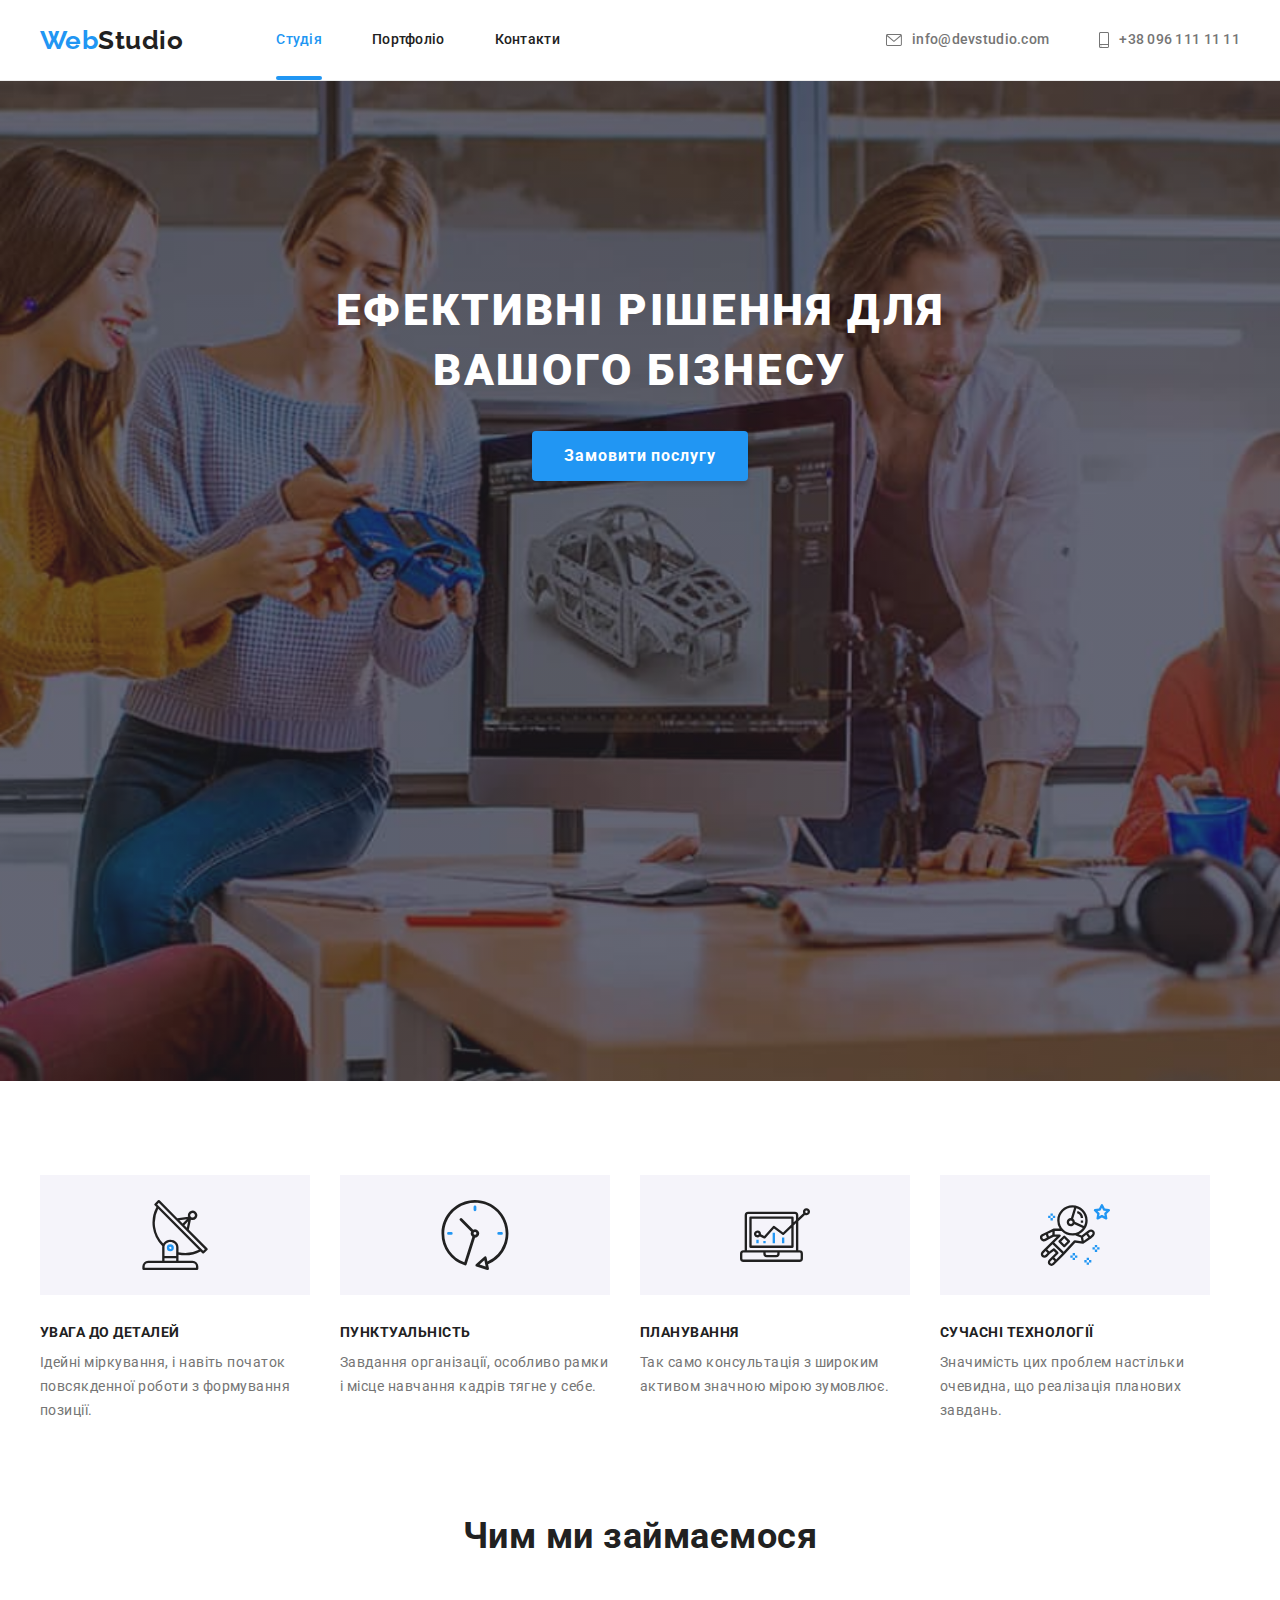
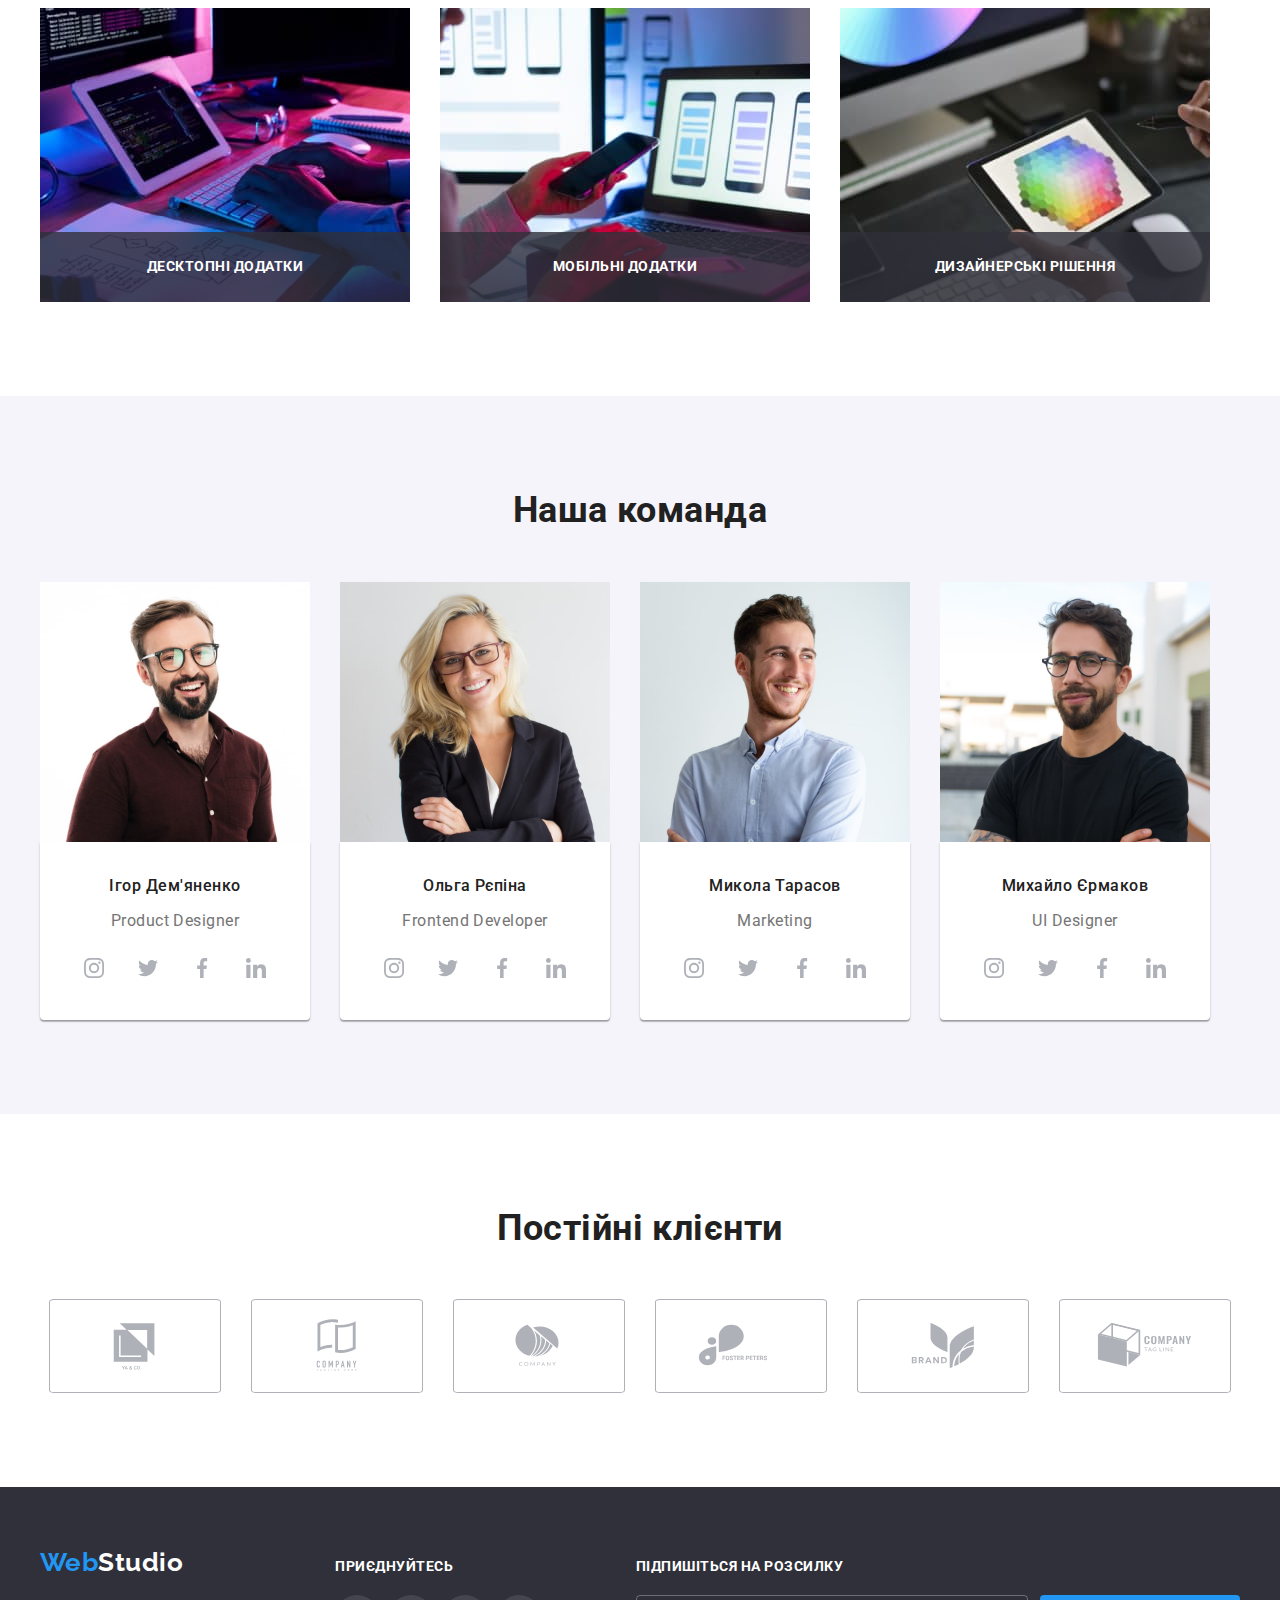
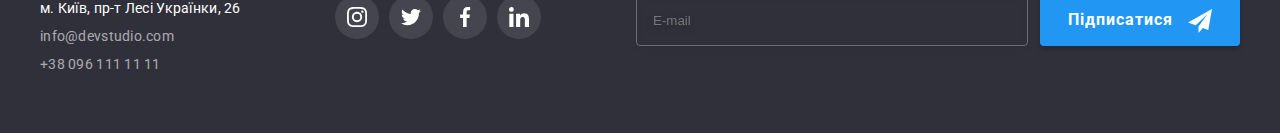
<file: index.html>
<!DOCTYPE html>
<html lang="uk">
  <head>
    <meta charset="UTF-8" />
    <meta http-equiv="X-UA-Compatible" content="IE=edge" />
    <meta name="viewport" content="width=device-width, initial-scale=1.0" />
    <title>Document</title>
    <link rel="preconnect" href="https://fonts.gstatic.com" crossorigin />
    <link
      href="https://fonts.googleapis.com/css2?family=Raleway:wght@700&family=Roboto:wght@400;500;700;900&display=swap"
      rel="stylesheet"
    />
    <link
      rel="stylesheet"
      href="https://cdnjs.cloudflare.com/ajax/libs/modern-normalize/1.1.0/modern-normalize.min.css"
      integrity="sha512-wpPYUAdjBVSE4KJnH1VR1HeZfpl1ub8YT/NKx4PuQ5NmX2tKuGu6U/JRp5y+Y8XG2tV+wKQpNHVUX03MfMFn9Q=="
      crossorigin="anonymous"
      referrerpolicy="no-referrer"
    />
    <link rel="stylesheet" href="css/main.min.css" />
  </head>
  <body>
    <header class="header">
      <div class="header__area container">
        <a href="" class="header__logo"><span class="header__logo--web">Web</span>Studio</a>
        <nav class="header__nav">
          <ul class="header__nav-items">
            <li class="header__nav-item">
              <a href="" class="header__nav-link header__nav-link--current">Студія</a>
            </li>
            <li class="header__nav-item">
              <a href="./portfolio.html" class="header__nav-link">Портфоліо</a>
            </li>
            <li class="header__nav-item">
              <a href="" class="nav-link header__nav-link">Контакти</a>
            </li>
          </ul>
        </nav>
        <ul class="header__addresses">
          <li class="header__address">
            <a href="mailto:info@devstudio.com" class="header__adr-link"
              ><svg class="header__link-icon" width="16" height="12">
                <use href="./images/icons.svg#icon-envelope"></use>
              </svg>
              info@devstudio.com
            </a>
          </li>
          <li class="header__address">
            <a href="tel:+380961111111" class="header__adr-link"
              ><svg class="header__link-icon" width="10" height="16">
                <use href="./images/icons.svg#icon-smartphone"></use>
              </svg>
              +38 096 111 11 11
            </a>
          </li>
        </ul>
      </div>
    </header>
    <main>
      <section class="hero overlay">
        <div class="container">
          <h1 class="hero__title">Ефективні рішення для вашого бізнесу</h1>
          <button type="button" class="hero-button hero__button" data-modal-open>
            Замовити послугу
          </button>
        </div>
      </section>
      <section class="advantages section">
        <div class="container">
          <h2 class="visually-hidden">Наші переваги</h2>
          <ul class="advantages__items">
            <li class="advantages__item">
              <div class="advantages__item-area">
                <svg class="advantages__icon-state" width="70" height="70">
                  <use href="./images/icons.svg#icon-antenna"></use>
                </svg>
              </div>
              <h3 class="advantages__title">УВАГА ДО ДЕТАЛЕЙ</h3>
              <p class="advantages__text">
                Ідейні міркування, і навіть початок повсякденної роботи з формування позиції.
              </p>
            </li>
            <li class="advantages__item">
              <div class="advantages__item-area">
                <svg class="advantages__icon-state" width="70" height="70">
                  <use href="./images/icons.svg#icon-clock"></use>
                </svg>
              </div>
              <h3 class="advantages__title">ПУНКТУАЛЬНІСТЬ</h3>
              <p class="advantages__text">
                Завдання організації, особливо рамки і місце навчання кадрів тягне у себе.
              </p>
            </li>
            <li class="advantages__item">
              <div class="advantages__item-area">
                <svg class="advantages__icon-state" width="70" height="70">
                  <use href="./images/icons.svg#icon-diagram"></use>
                </svg>
              </div>
              <h3 class="advantages__title">ПЛАНУВАННЯ</h3>
              <p class="advantages__text">
                Так само консультація з широким активом значною мірою зумовлює.
              </p>
            </li>
            <li class="advantages__item">
              <div class="advantages__item-area">
                <svg class="advantages__icon-state" width="70" height="70">
                  <use href="./images/icons.svg#icon-astronaut"></use>
                </svg>
              </div>
              <h3 class="advantages__title">СУЧАСНІ ТЕХНОЛОГІЇ</h3>
              <p class="advantages__text">
                Значимість цих проблем настільки очевидна, що реалізація планових завдань.
              </p>
            </li>
          </ul>
        </div>
      </section>
      <section class="occupations section">
        <div class="container">
          <h2 class="section-title">Чим ми займаємося</h2>
          <ul class="occupations-pics">
            <li class="occupations-pic">
              <img src="images/pics/box1.jpg" alt="laptop" width="370" />
              <h3 class="occup-pic-title">Десктопні додатки</h3>
            </li>
            <li class="occupations-pic">
              <img src="images/pics/box2.jpg" alt="phone" width="370" />
              <h3 class="occup-pic-title">Мобільні додатки</h3>
            </li>
            <li class="occupations-pic">
              <img src="images/pics/box3.jpg" alt="tablet" width="370" />
              <h3 class="occup-pic-title">Дизайнерські рішення</h3>
            </li>
          </ul>
        </div>
      </section>
      <section class="team section">
        <div class="container">
          <h2 class="section-title">Наша команда</h2>
          <ul class="team-cards">
            <li class="team-card">
              <img src="images/photos/img.jpg" alt="Product-esigner" width="270" />
              <div class="team-card-text">
                <h3 class="member-name">Ігор Дем'яненко</h3>
                <p class="member-job">Product Designer</p>
                <div class="team-media-body">
                  <a href="" class="team-media-bk">
                    <svg class="icon-media" width="20" height="20">
                      <use href="./images/icons.svg#icon-instagram"></use>
                    </svg>
                  </a>
                  <a href="" class="team-media-bk">
                    <svg class="icon-media" width="20" height="20">
                      <use href="./images/icons.svg#icon-twitter"></use>
                    </svg>
                  </a>
                  <a href="" class="team-media-bk">
                    <svg class="icon-media" width="20" height="20">
                      <use href="./images/icons.svg#icon-facebook"></use>
                    </svg>
                  </a>
                  <a href="" class="team-media-bk">
                    <svg class="icon-media" width="20" height="20">
                      <use href="./images/icons.svg#icon-linkedin"></use>
                    </svg>
                  </a>
                </div>
              </div>
            </li>
            <li class="team-card">
              <img src="images/photos/img(1).jpg" alt="Frontend-Developer" width="270" />
              <div class="team-card-text">
                <h3 class="member-name">Ольга Рєпіна</h3>
                <p class="member-job">Frontend Developer</p>
                <div class="team-media-body">
                  <a href="" class="team-media-bk">
                    <svg class="icon-media" width="20" height="20">
                      <use href="./images/icons.svg#icon-instagram"></use>
                    </svg>
                  </a>
                  <a href="" class="team-media-bk">
                    <svg class="icon-media" width="20" height="20">
                      <use href="./images/icons.svg#icon-twitter"></use>
                    </svg>
                  </a>
                  <a href="" class="team-media-bk">
                    <svg class="icon-media" width="20" height="20">
                      <use href="./images/icons.svg#icon-facebook"></use>
                    </svg>
                  </a>
                  <a href="" class="team-media-bk">
                    <svg class="icon-media" width="20" height="20">
                      <use href="./images/icons.svg#icon-linkedin"></use>
                    </svg>
                  </a>
                </div>
              </div>
            </li>
            <li class="team-card">
              <img src="images/photos/img(2).jpg" alt="Marketing" width="270" />
              <div class="team-card-text">
                <h3 class="member-name">Микола Тарасов</h3>
                <p class="member-job">Marketing</p>
                <div class="team-media-body">
                  <a href="" class="team-media-bk">
                    <svg class="icon-media" width="20" height="20">
                      <use href="./images/icons.svg#icon-instagram"></use>
                    </svg>
                  </a>
                  <a href="" class="team-media-bk">
                    <svg class="icon-media" width="20" height="20">
                      <use href="./images/icons.svg#icon-twitter"></use>
                    </svg>
                  </a>
                  <a href="" class="team-media-bk">
                    <svg class="icon-media" width="20" height="20">
                      <use href="./images/icons.svg#icon-facebook"></use>
                    </svg>
                  </a>
                  <a href="" class="team-media-bk">
                    <svg class="icon-media" width="20" height="20">
                      <use href="./images/icons.svg#icon-linkedin"></use>
                    </svg>
                  </a>
                </div>
              </div>
            </li>
            <li class="team-card">
              <img src="images/photos/img(3).jpg" alt="UI-Designer" width="270" />
              <div class="team-card-text">
                <h3 class="member-name">Михайло Єрмаков</h3>
                <p class="member-job">UI Designer</p>
                <div class="team-media-body">
                  <a href="" class="team-media-bk">
                    <svg class="icon-media" width="20" height="20">
                      <use href="./images/icons.svg#icon-instagram"></use>
                    </svg>
                  </a>
                  <a href="" class="team-media-bk">
                    <svg class="icon-media" width="20" height="20">
                      <use href="./images/icons.svg#icon-twitter"></use>
                    </svg>
                  </a>
                  <a href="" class="team-media-bk">
                    <svg class="icon-media" width="20" height="20">
                      <use href="./images/icons.svg#icon-facebook"></use>
                    </svg>
                  </a>
                  <a href="" class="team-media-bk">
                    <svg class="icon-media" width="20" height="20">
                      <use href="./images/icons.svg#icon-linkedin"></use>
                    </svg>
                  </a>
                </div>
              </div>
            </li>
          </ul>
        </div>
      </section>
      <section class="clinets section">
        <div class="container">
          <h2 class="section-title">Постійні клієнти</h2>
          <div class="clinets-body">
            <a href="" class="clinets-item">
              <svg class="clinets-icon" width="106" height="60">
                <use href="./images/icons.svg#icon-Logo"></use>
              </svg>
            </a>
            <a href="" class="clinets-item">
              <svg class="clinets-icon" width="106" height="60">
                <use href="./images/icons.svg#icon-Logo1"></use>
              </svg>
            </a>
            <a href="" class="clinets-item">
              <svg class="clinets-icon" width="106" height="60">
                <use href="./images/icons.svg#icon-Logo2"></use>
              </svg>
            </a>
            <a href="" class="clinets-item">
              <svg class="clinets-icon" width="106" height="60">
                <use href="./images/icons.svg#icon-Logo3"></use>
              </svg>
            </a>
            <a href="" class="clinets-item">
              <svg class="clinets-icon" width="106" height="60">
                <use href="./images/icons.svg#icon-Logo4"></use>
              </svg>
            </a>
            <a href="" class="clinets-item">
              <svg class="clinets-icon" width="106" height="60">
                <use href="./images/icons.svg#icon-Logo5"></use>
              </svg>
            </a>
          </div>
        </div>
      </section>
    </main>
    <footer class="footer">
      <div class="container">
        <div class="footer-body">
          <div class="fotter-item">
            <a href="" class="footer-logo"><span>Web</span>Studio</a>
            <address>
              <ul>
                <li class="foot-address">
                  <a
                    href="https://www.google.com/maps/place/%D0%B1%D1%83%D0%BB.+%D0%9B%D0%B5%D1%81%D0%B8+%D0%A3%D0%BA%D1%80%D0%B0%D0%B8%D0%BD%D0%BA%D0%B8,+26,+%D0%9A%D0%B8%D0%B5%D0%B2,+%D0%A3%D0%BA%D1%80%D0%B0%D0%B8%D0%BD%D0%B0,+02000/@50.4265807,30.5383858,17z/data=!3m1!4b1!4m5!3m4!1s0x40d4cf0e033ecbe9:0x57a4dffefec77da0!8m2!3d50.4265807!4d30.5383858"
                    target="_blank"
                    rel="noopener noreferrer"
                    class="foot-adr-link current"
                    >м. Київ, пр-т Лесі Українки, 26
                  </a>
                </li>
                <li class="foot-address">
                  <a href="mailto:info@devstudio.com" class="foot-adr-link">info@devstudio.com</a>
                </li>
                <li class="foot-address">
                  <a href="tel:+380961111111" class="foot-adr-link">+38 096 111 11 11</a>
                </li>
              </ul>
            </address>
          </div>
          <div class="footer-item">
            <p class="footer-title">Приєднуйтесь</p>
            <div class="team-media-body">
              <a href="" class="foot-media-bk">
                <svg class="foot-icon-media" width="20" height="20">
                  <use href="./images/icons.svg#icon-instagram"></use>
                </svg>
              </a>
              <a href="" class="foot-media-bk">
                <svg class="foot-icon-media" width="20" height="20">
                  <use href="./images/icons.svg#icon-twitter"></use>
                </svg>
              </a>
              <a href="" class="foot-media-bk">
                <svg class="foot-icon-media" width="20" height="20">
                  <use href="./images/icons.svg#icon-facebook"></use>
                </svg>
              </a>
              <a href="" class="foot-media-bk">
                <svg class="foot-icon-media" width="20" height="20">
                  <use href="./images/icons.svg#icon-linkedin"></use>
                </svg>
              </a>
            </div>
          </div>
          <div class="footer-item">
            <p class="footer-title">Підпишіться на розсилку</p>
            <form class="subscribe-form">
              <input
                type="text"
                name="subscribe"
                id="subscribe"
                class="subscribe-area"
                placeholder="E-mail"
              />
              <button type="button" class="hero-button">
                Підписатися
                <svg class="arrow" width="24" height="24">
                  <use href="./images/icons.svg#white-arrow"></use>
                </svg>
              </button>
            </form>
          </div>
        </div>
      </div>
    </footer>
    <div class="backdrop is-hidden" data-modal>
      <div class="modal">
        <button type="button" class="button-cross" data-modal-close></button>
        <p class="form-title">Залиште свої дані, ми вам передзвонимо</p>
        <form name="form-modal" class="form-modal">
          <div class="label-field">
            <label for="name" class="label-title">Ім'я</label>
            <input type="text" name="name" id="name" class="label-input" />
            <svg class="modal-icon" width="12" height="12">
              <use href="./images/icons.svg#icon-Vector"></use>
            </svg>
          </div>

          <div class="label-field">
            <label for="tel" class="label-title">Телефон</label>
            <input type="text" name="tel" id="tel" class="label-input" />
            <svg class="modal-icon" width="13" height="13">
              <use href="./images/icons.svg#icon-Vector-1"></use>
            </svg>
          </div>

          <div class="label-field">
            <label for="post" class="label-title">Пошта</label>
            <input type="text" name="post" id="post" class="label-input" />
            <svg class="modal-icon" width="15" height="12">
              <use href="./images/icons.svg#icon-Vector-2"></use>
            </svg>
          </div>

          <div class="label-field">
            <label for="comment" class="label-title">Коментар</label>
            <textarea
              name="comment"
              id="comment"
              placeholder="Введіть текст"
              class="label-input textarea"
            ></textarea>
          </div>

          <label for="agreement" class="label-field checkbox-container">
            <input type="checkbox" name="agreement" id="agreement" class="checkbox" />
            <span class="checkbox-icon"></span>Погоджуюся з розсилкою та приймаю&nbsp;
            <a href="#">Умови договору</a>
          </label>

          <div class="form-button">
            <button type="submit" class="hero-button">Відправити</button>
          </div>
        </form>
      </div>
    </div>
    <script src="./js/modal.js"></script>
  </body>
</html>
</file>
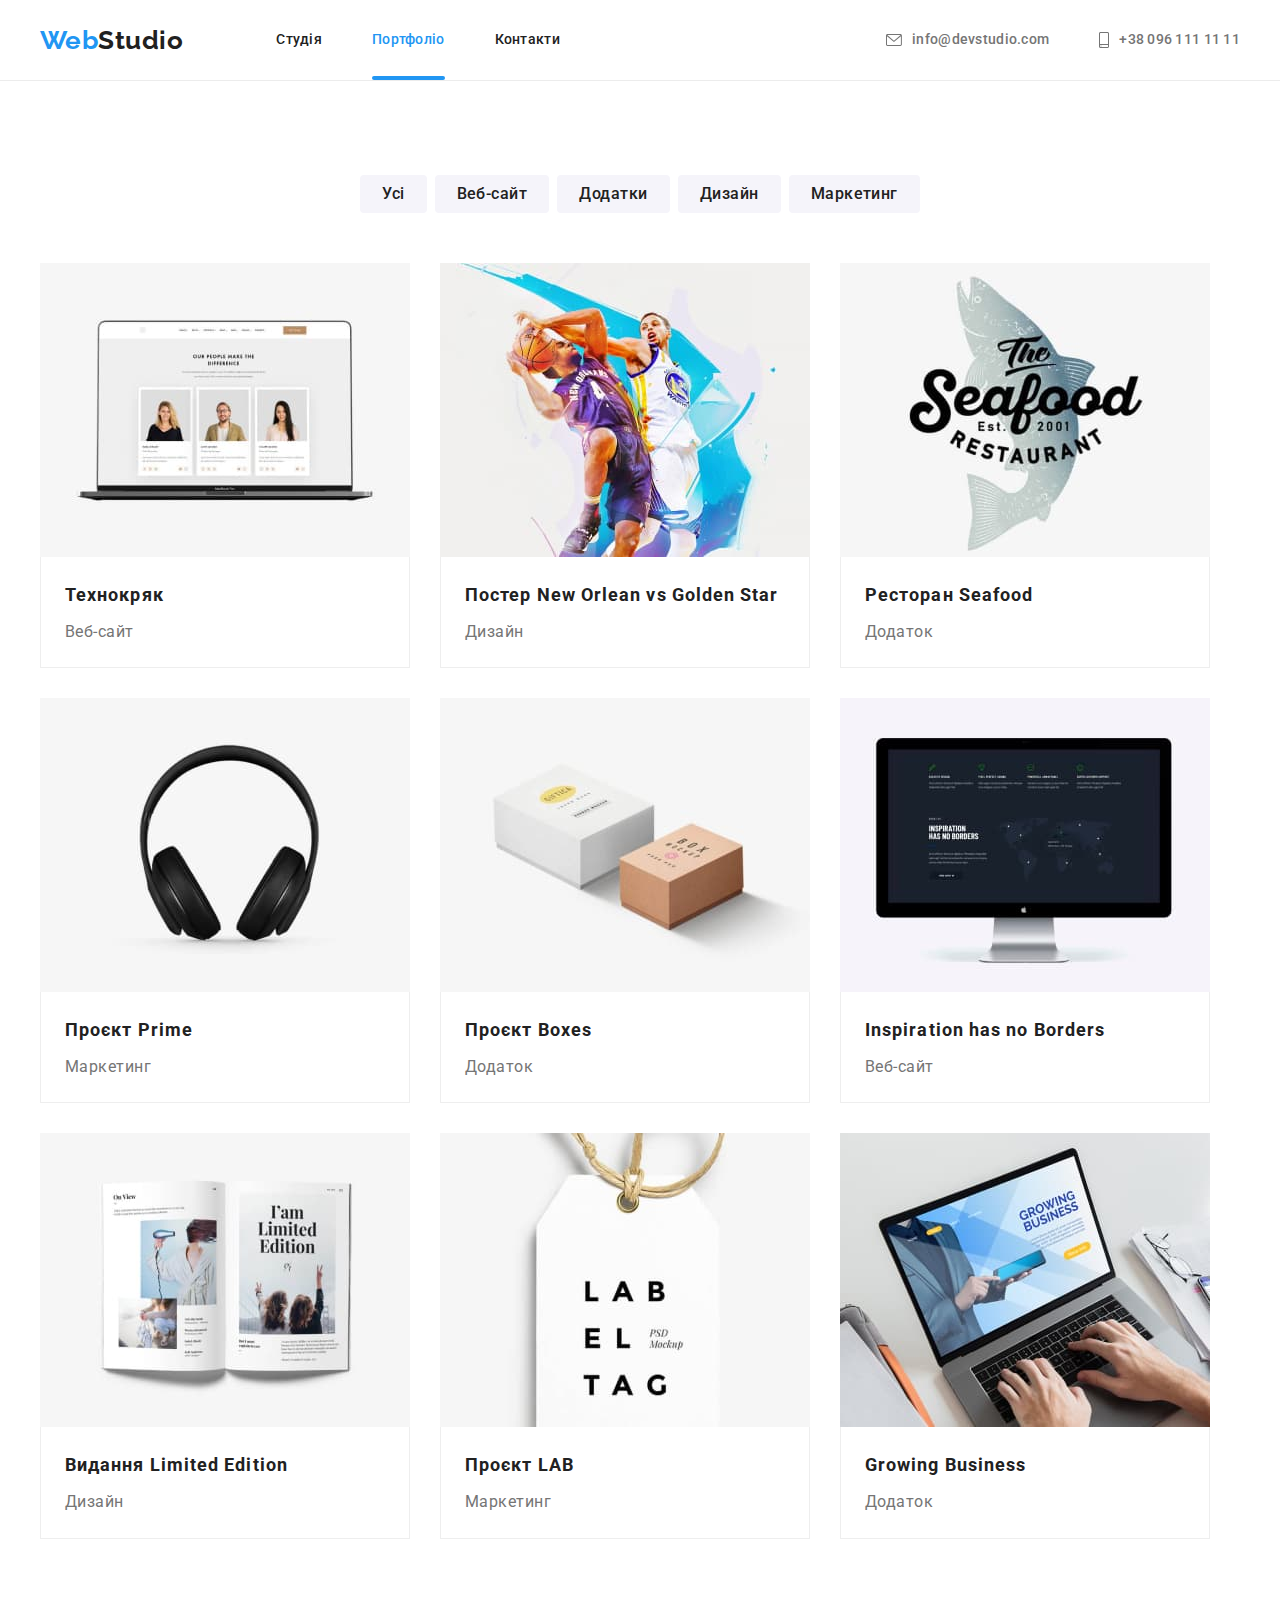
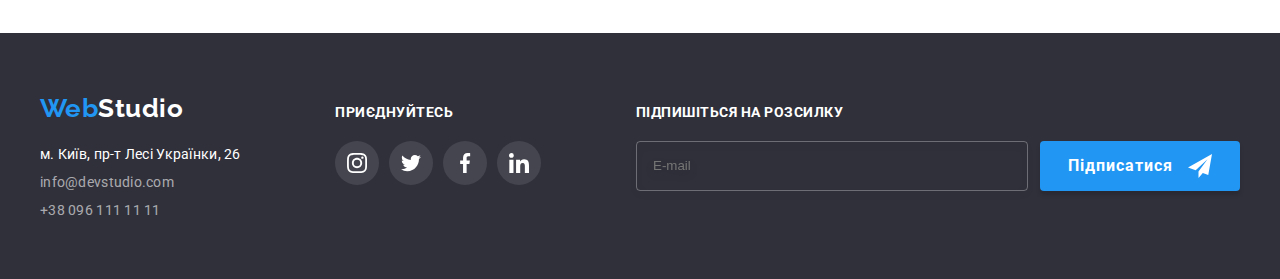
<file: portfolio.html>
<!DOCTYPE html>
<html lang="uk">
  <head>
    <meta charset="UTF-8" />
    <meta http-equiv="X-UA-Compatible" content="IE=edge" />
    <meta name="viewport" content="width=device-width, initial-scale=1.0" />
    <title>Document</title>
    <link rel="preconnect" href="https://fonts.gstatic.com" crossorigin />
    <link
      href="https://fonts.googleapis.com/css2?family=Raleway:wght@700&family=Roboto:wght@400;500;700;900&display=swap"
      rel="stylesheet"
    />
    <link
      rel="stylesheet"
      href="https://cdnjs.cloudflare.com/ajax/libs/modern-normalize/1.1.0/modern-normalize.min.css"
      integrity="sha512-wpPYUAdjBVSE4KJnH1VR1HeZfpl1ub8YT/NKx4PuQ5NmX2tKuGu6U/JRp5y+Y8XG2tV+wKQpNHVUX03MfMFn9Q=="
      crossorigin="anonymous"
      referrerpolicy="no-referrer"
    />
    <link rel="stylesheet" href="css/main.min.css" />
  </head>
  <body>
    <header class="header">
      <div class="header__area container">
        <a href="" class="header__logo"><span class="header__logo--web">Web</span>Studio</a>
        <nav class="header__nav">
          <ul class="header__nav-items">
            <li class="header__nav-item">
              <a href="./index.html" class="header__nav-link">Студія</a>
            </li>
            <li class="header__nav-item">
              <a href="" class="header__nav-link header__nav-link--current">Портфоліо</a>
            </li>
            <li class="header__nav-item">
              <a href="" class="nav-link header__nav-link">Контакти</a>
            </li>
          </ul>
        </nav>
        <ul class="header__addresses">
          <li class="header__address">
            <a href="mailto:info@devstudio.com" class="header__adr-link"
              ><svg class="header__link-icon" width="16" height="12">
                <use href="./images/icons.svg#icon-envelope"></use>
              </svg>
              info@devstudio.com
            </a>
          </li>
          <li class="header__address">
            <a href="tel:+380961111111" class="header__adr-link"
              ><svg class="header__link-icon" width="10" height="16">
                <use href="./images/icons.svg#icon-smartphone"></use>
              </svg>
              +38 096 111 11 11
            </a>
          </li>
        </ul>
      </div>
    </header>
    <main>
      <section class="portfolio section">
        <div class="container">
          <h1 class="visually-hidden">Портфоліо</h1>
          <ul class="buttons">
            <li class="button-item"><button type="button" class="button">Усі</button></li>
            <li class="button-item"><button type="button" class="button">Веб-сайт</button></li>
            <li class="button-item"><button type="button" class="button">Додатки</button></li>
            <li class="button-item"><button type="button" class="button">Дизайн</button></li>
            <li class="button-item"><button type="button" class="button">Маркетинг</button></li>
          </ul>
          <ul class="portfolio-cards">
            <li class="portfolio-card">
              <a href="" class="port-card-link">
                <div class="overlay-card">
                  <img src="images/cards/img.jpg" alt="laptop" width="370" />
                  <p class="overlay-text">
                    Ресурс пропонує комплексні пропозиції з різним рівнем функціоналу та сервісів.
                    Все це дозволить відвідувачу отримати вичерпні відомості про компанію чи
                    приватну особу.
                  </p>
                </div>
                <div class="portf-card-text">
                  <h2 class="card-name">Технокряк</h2>
                  <p class="card-description">Веб-сайт</p>
                </div>
              </a>
            </li>
            <li class="portfolio-card">
              <a href="" class="port-card-link">
                <div class="overlay-card">
                  <img src="images/cards/img(1).jpg" alt="players" width="370" />
                  <p class="overlay-text">
                    Ресурс пропонує комплексні пропозиції з різним рівнем функціоналу та сервісів.
                    Все це дозволить відвідувачу отримати вичерпні відомості про компанію чи
                    приватну особу.
                  </p>
                </div>
                <div class="portf-card-text">
                  <h2 class="card-name">Постер New Orlean vs Golden Star</h2>
                  <p class="card-description">Дизайн</p>
                </div>
              </a>
            </li>
            <li class="portfolio-card">
              <a href="" class="port-card-link">
                <div class="overlay-card">
                  <img src="images/cards/img(2).jpg" alt="restaurant" width="370" />
                  <p class="overlay-text">
                    Ресурс пропонує комплексні пропозиції з різним рівнем функціоналу та сервісів.
                    Все це дозволить відвідувачу отримати вичерпні відомості про компанію чи
                    приватну особу.
                  </p>
                </div>
                <div class="portf-card-text">
                  <h2 class="card-name">Ресторан Seafood</h2>
                  <p class="card-description">Додаток</p>
                </div>
              </a>
            </li>
            <li class="portfolio-card">
              <a href="" class="port-card-link">
                <div class="overlay-card">
                  <img src="images/cards/img(3).jpg" alt="headphones" width="370" />
                  <p class="overlay-text">
                    Ресурс пропонує комплексні пропозиції з різним рівнем функціоналу та сервісів.
                    Все це дозволить відвідувачу отримати вичерпні відомості про компанію чи
                    приватну особу.
                  </p>
                </div>
                <div class="portf-card-text">
                  <h2 class="card-name">Проєкт Prime</h2>
                  <p class="card-description">Маркетинг</p>
                </div>
              </a>
            </li>
            <li class="portfolio-card">
              <a href="" class="port-card-link">
                <div class="overlay-card">
                  <img src="images/cards/img(4).jpg" alt="boxes" width="370" />
                  <p class="overlay-text">
                    Ресурс пропонує комплексні пропозиції з різним рівнем функціоналу та сервісів.
                    Все це дозволить відвідувачу отримати вичерпні відомості про компанію чи
                    приватну особу.
                  </p>
                </div>
                <div class="portf-card-text">
                  <h2 class="card-name">Проєкт Boxes</h2>
                  <p class="card-description">Додаток</p>
                </div>
              </a>
            </li>
            <li class="portfolio-card">
              <a href="" class="port-card-link">
                <div class="overlay-card">
                  <img src="images/cards/img(5).jpg" alt="monitor" width="370" />
                  <p class="overlay-text">
                    Ресурс пропонує комплексні пропозиції з різним рівнем функціоналу та сервісів.
                    Все це дозволить відвідувачу отримати вичерпні відомості про компанію чи
                    приватну особу.
                  </p>
                </div>
                <div class="portf-card-text">
                  <h2 class="card-name">Inspiration has no Borders</h2>
                  <p class="card-description">Веб-сайт</p>
                </div>
              </a>
            </li>
            <li class="portfolio-card">
              <a href="" class="port-card-link">
                <div class="overlay-card">
                  <img src="images/cards/img(6).jpg" alt="book" width="370" />
                  <p class="overlay-text">
                    Ресурс пропонує комплексні пропозиції з різним рівнем функціоналу та сервісів.
                    Все це дозволить відвідувачу отримати вичерпні відомості про компанію чи
                    приватну особу.
                  </p>
                </div>
                <div class="portf-card-text">
                  <h2 class="card-name">Видання Limited Edition</h2>
                  <p class="card-description">Дизайн</p>
                </div>
              </a>
            </li>
            <li class="portfolio-card">
              <a href="" class="port-card-link">
                <div class="overlay-card">
                  <img src="images/cards/img(7).jpg" alt="label" width="370" />
                  <p class="overlay-text">
                    Ресурс пропонує комплексні пропозиції з різним рівнем функціоналу та сервісів.
                    Все це дозволить відвідувачу отримати вичерпні відомості про компанію чи
                    приватну особу.
                  </p>
                </div>
                <div class="portf-card-text">
                  <h2 class="card-name">Проєкт LAB</h2>
                  <p class="card-description">Маркетинг</p>
                </div>
              </a>
            </li>
            <li class="portfolio-card">
              <a href="" class="port-card-link">
                <div class="overlay-card">
                  <img src="images/cards/img(8).jpg" alt="laptop" width="370" />
                  <p class="overlay-text">
                    Ресурс пропонує комплексні пропозиції з різним рівнем функціоналу та сервісів.
                    Все це дозволить відвідувачу отримати вичерпні відомості про компанію чи
                    приватну особу.
                  </p>
                </div>
                <div class="portf-card-text">
                  <h2 class="card-name">Growing Business</h2>
                  <p class="card-description">Додаток</p>
                </div>
              </a>
            </li>
          </ul>
        </div>
      </section>
    </main>
    <footer class="footer">
      <div class="container">
        <div class="footer-body">
          <div class="fotter-item">
            <a href="" class="footer-logo"><span>Web</span>Studio</a>
            <address>
              <ul>
                <li class="foot-address">
                  <a
                    href="https://www.google.com/maps/place/%D0%B1%D1%83%D0%BB.+%D0%9B%D0%B5%D1%81%D0%B8+%D0%A3%D0%BA%D1%80%D0%B0%D0%B8%D0%BD%D0%BA%D0%B8,+26,+%D0%9A%D0%B8%D0%B5%D0%B2,+%D0%A3%D0%BA%D1%80%D0%B0%D0%B8%D0%BD%D0%B0,+02000/@50.4265807,30.5383858,17z/data=!3m1!4b1!4m5!3m4!1s0x40d4cf0e033ecbe9:0x57a4dffefec77da0!8m2!3d50.4265807!4d30.5383858"
                    target="_blank"
                    rel="noopener noreferrer"
                    class="foot-adr-link current"
                    >м. Київ, пр-т Лесі Українки, 26
                  </a>
                </li>
                <li class="foot-address">
                  <a href="mailto:info@devstudio.com" class="foot-adr-link">info@devstudio.com</a>
                </li>
                <li class="foot-address">
                  <a href="tel:+380961111111" class="foot-adr-link">+38 096 111 11 11</a>
                </li>
              </ul>
            </address>
          </div>
          <div class="footer-item">
            <p class="footer-title">Приєднуйтесь</p>
            <div class="team-media-body">
              <a href="" class="foot-media-bk">
                <svg class="foot-icon-media" width="20" height="20">
                  <use href="./images/icons.svg#icon-instagram"></use>
                </svg>
              </a>
              <a href="" class="foot-media-bk">
                <svg class="foot-icon-media" width="20" height="20">
                  <use href="./images/icons.svg#icon-twitter"></use>
                </svg>
              </a>
              <a href="" class="foot-media-bk">
                <svg class="foot-icon-media" width="20" height="20">
                  <use href="./images/icons.svg#icon-facebook"></use>
                </svg>
              </a>
              <a href="" class="foot-media-bk">
                <svg class="foot-icon-media" width="20" height="20">
                  <use href="./images/icons.svg#icon-linkedin"></use>
                </svg>
              </a>
            </div>
          </div>
          <div class="footer-item">
            <p class="footer-title">Підпишіться на розсилку</p>
            <form class="subscribe-form">
              <input
                type="text"
                name="subscribe"
                id="subscribe"
                class="subscribe-area"
                placeholder="E-mail"
              />
              <button type="button" class="hero-button">
                Підписатися
                <svg class="arrow" width="24" height="24">
                  <use href="./images/icons.svg#white-arrow"></use>
                </svg>
              </button>
            </form>
          </div>
        </div>
      </div>
    </footer>
  </body>
</html>
</file>
<file: css/main.min.css>
:root{--primary-text-color: #757575;--title-text-color: #212121;--accent-color: #2196f3;--primary-bk-color: #f5f5f5;--secondary-bk-color: #f5f4fa;--bk-white-color: #ffffff;--bk-dark-color: #2f303a}*,*::before,*::after{padding:0;margin:0;border:0}a{text-decoration:none}ul,ol,li{list-style:none}img{vertical-align:top}h1,h2,h3,h4,h5,h6{font-weight:inherit;font-size:inherit}body{font-family:Roboto,sans-serif;color:var(--primary-text-color);background-color:var(--bk-white-color);font-style:normal;font-weight:400;letter-spacing:.03em}.container{max-width:1200px;margin:0 auto;padding:0 15px}img{display:block;max-width:100%;height:auto}.visually-hidden{position:absolute;width:1px;height:1px;margin:-1px;border:0;padding:0;white-space:nowrap;-webkit-clip-path:inset(100%);clip-path:inset(100%);clip:rect(0 0 0 0);overflow:hidden}.overlay{max-width:1600px;height:600px;background-image:-webkit-gradient(linear, left top, right top, from(rgba(47, 48, 58, 0.4)), to(rgba(47, 48, 58, 0.4))),url(../images/Img.jpg);background-image:linear-gradient(to right, rgba(47, 48, 58, 0.4), rgba(47, 48, 58, 0.4)),url(../images/Img.jpg);background-repeat:no-repeat;background-position:center;background-size:cover;margin-left:auto;margin-right:auto}textarea{resize:none}.section{padding:94px 0}.section-title{font-weight:700;font-size:36px;line-height:1.16;text-align:center;color:var(--title-text-color);margin-bottom:50px}.header{border-bottom:1px solid #ececec}.header__area{display:-webkit-box;display:-ms-flexbox;display:flex;-webkit-box-align:center;-ms-flex-align:center;align-items:center}.header__logo{margin-right:93px;font-family:Raleway,sans-serif;font-weight:700;font-size:26px;line-height:1.19;color:var(--title-text-color)}.header__logo--web{color:var(--accent-color)}.header__nav-items{display:-webkit-box;display:-ms-flexbox;display:flex}.header__nav-item+.header__nav-item{margin-left:50px}.header__nav-link{position:relative;display:block;padding:32px 0;font-weight:500;font-size:14px;line-height:1.14;letter-spacing:.02em;color:var(--title-text-color);-webkit-transition:color 250ms cubic-bezier(0.4, 0, 0.2, 1);transition:color 250ms cubic-bezier(0.4, 0, 0.2, 1)}.header__nav-link--current{color:var(--accent-color)}.header__nav-link--current::after{content:"";position:absolute;left:0;bottom:0;display:block;width:100%;height:4px;border-radius:2px;background-color:var(--accent-color)}.header__nav-link:hover,.header__nav-link:focus{color:var(--accent-color)}.header__addresses{display:-webkit-box;display:-ms-flexbox;display:flex;margin-left:auto}.header__address+.header__address{margin-left:50px}.header__adr-link{font-weight:500;font-size:14px;line-height:1.14;letter-spacing:.02em;color:var(--primary-text-color);display:-webkit-box;display:-ms-flexbox;display:flex;-webkit-box-align:center;-ms-flex-align:center;align-items:center;-webkit-transition-property:color;transition-property:color;-webkit-transition-duration:250ms;transition-duration:250ms;-webkit-transition-timing-function:cubic-bezier(0.4, 0, 0.2, 1);transition-timing-function:cubic-bezier(0.4, 0, 0.2, 1)}.header__adr-link:hover,.header__adr-link:focus{color:var(--accent-color)}.header__adr-link:hover .header__link-icon,.header__adr-link:focus .header__link-icon{fill:var(--accent-color)}.header__link-icon{margin-right:10px;fill:var(--primary-text-color);-webkit-transition-property:fill;transition-property:fill;-webkit-transition-duration:250ms;transition-duration:250ms;-webkit-transition-timing-function:cubic-bezier(0.4, 0, 0.2, 1);transition-timing-function:cubic-bezier(0.4, 0, 0.2, 1)}.hero{background-color:var(--bk-dark-color);text-align:center;padding:200px 0}.hero__title{font-weight:900;font-size:44px;line-height:1.36;letter-spacing:.06em;text-transform:uppercase;color:var(--bk-white-color);width:696px;margin:0 auto 30px auto}.advantages__items{display:-webkit-box;display:-ms-flexbox;display:flex}.advantages__item{width:270px}.advantages__item+.advantages__item{margin-left:30px}.advantages__item-area{background-color:var(--secondary-bk-color);display:-webkit-box;display:-ms-flexbox;display:flex;-webkit-box-pack:center;-ms-flex-pack:center;justify-content:center;-webkit-box-align:center;-ms-flex-align:center;align-items:center;height:120px;margin-bottom:30px}.advantages__title{font-weight:700;font-size:14px;line-height:1.14;text-transform:uppercase;color:var(--title-text-color);margin-bottom:10px}.advantages__text{font-size:14px;line-height:1.7}.occupations-pic{position:relative}.occup-pic-title{position:absolute;bottom:0;left:0;font-weight:700;font-size:14px;line-height:1.14;text-transform:uppercase;color:var(--bk-white-color);background-color:rgba(47,48,58,.8);width:100%;height:70px;display:-webkit-box;display:-ms-flexbox;display:flex;-webkit-box-pack:center;-ms-flex-pack:center;justify-content:center;-webkit-box-align:center;-ms-flex-align:center;align-items:center}.occupations.section{padding-top:0}.occupations-pics{display:-webkit-box;display:-ms-flexbox;display:flex}.occupations-pic:not(:first-child){margin-left:30px}.team{background-color:var(--secondary-bk-color)}.team-cards{display:-webkit-box;display:-ms-flexbox;display:flex}.team-card+.team-card{margin-left:30px}.team-card-text{background-color:var(--bk-white-color);-webkit-box-shadow:0px 1px 3px rgba(0,0,0,.12),0px 1px 1px rgba(0,0,0,.14),0px 2px 1px rgba(0,0,0,.2);box-shadow:0px 1px 3px rgba(0,0,0,.12),0px 1px 1px rgba(0,0,0,.14),0px 2px 1px rgba(0,0,0,.2);border-radius:0px 0px 4px 4px;padding:30px 0}.team-media-body{display:-webkit-box;display:-ms-flexbox;display:flex;-webkit-box-align:center;-ms-flex-align:center;align-items:center;-webkit-box-pack:center;-ms-flex-pack:center;justify-content:center;margin-top:16px}.team-media-bk{display:-webkit-box;display:-ms-flexbox;display:flex;-webkit-box-pack:center;-ms-flex-pack:center;justify-content:center;width:44px;height:44px;border-radius:50%;-webkit-box-align:center;-ms-flex-align:center;align-items:center;-webkit-transition:background-color 250ms cubic-bezier(0.4, 0, 0.2, 1);transition:background-color 250ms cubic-bezier(0.4, 0, 0.2, 1)}.team-media-bk>.icon-media{-webkit-transition:fill 250ms cubic-bezier(0.4, 0, 0.2, 1);transition:fill 250ms cubic-bezier(0.4, 0, 0.2, 1)}.team-media-bk+.team-media-bk{margin-left:10px}.team-media-bk:hover .icon-media,.team-media-bk:focus .icon-media{fill:var(--bk-white-color)}.team-media-bk:hover,.team-media-bk:focus{background-color:var(--accent-color)}.icon-media{fill:#afb1b8}.member-name{font-weight:500;text-align:center;color:var(--title-text-color);font-size:16px;line-height:1.8;margin-bottom:10px}.member-job{text-align:center;font-size:16px;line-height:1.19}.clinets-body{display:-webkit-box;display:-ms-flexbox;display:flex;-webkit-box-pack:center;-ms-flex-pack:center;justify-content:center}.clinets-item+.clinets-item{margin-left:30px}.clinets-item{display:-webkit-box;display:-ms-flexbox;display:flex;-webkit-box-pack:center;-ms-flex-pack:center;justify-content:center;-webkit-box-align:center;-ms-flex-align:center;align-items:center;width:170px;height:92px;border:1px solid #afb1b8;border-radius:3%;-webkit-transition:border 250ms cubic-bezier(0.4, 0, 0.2, 1);transition:border 250ms cubic-bezier(0.4, 0, 0.2, 1)}.clinets-item:hover,.clinets-item:hover .clinets-icon,.clinets-item:focus,.clinets-item:focus .clinets-icon{border-color:var(--accent-color);fill:var(--accent-color)}.clinets-icon{fill:#afb1b8;-webkit-transition:fill 250ms cubic-bezier(0.4, 0, 0.2, 1);transition:fill 250ms cubic-bezier(0.4, 0, 0.2, 1)}.hero-button{font:inherit;font-weight:700;font-size:16px;line-height:1.9;letter-spacing:.06em;color:var(--bk-white-color);background-color:var(--accent-color);-webkit-box-shadow:0px 4px 4px rgba(0,0,0,.15);box-shadow:0px 4px 4px rgba(0,0,0,.15);display:inline-block;padding:10px 32px;border-radius:4px;min-width:216px;text-align:center}.hero-button:hover{cursor:pointer}.footer{background-color:var(--bk-dark-color);padding:60px 0}.footer-body{display:-webkit-box;display:-ms-flexbox;display:flex;-webkit-box-align:baseline;-ms-flex-align:baseline;align-items:baseline;-webkit-box-pack:justify;-ms-flex-pack:justify;justify-content:space-between}.footer-title{font-weight:700;font-size:14px;line-height:1.14;text-transform:uppercase;color:var(--bk-white-color);margin-bottom:20px}.footer .hero-button{display:-webkit-box;display:-ms-flexbox;display:flex;-webkit-box-pack:justify;-ms-flex-pack:justify;justify-content:space-between;-webkit-box-align:center;-ms-flex-align:center;align-items:center;padding:10px 28px;min-width:200px}.foot-media-bk{background-color:rgba(255,255,255,.1);-webkit-transition:background-color 250ms cubic-bezier(0.4, 0, 0.2, 1);transition:background-color 250ms cubic-bezier(0.4, 0, 0.2, 1)}.foot-icon-media{fill:var(--bk-white-color)}.foot-media-bk:hover,.foot-media-bk:focus{background-color:var(--accent-color)}.foot-media-bk{display:-webkit-box;display:-ms-flexbox;display:flex;-webkit-box-pack:center;-ms-flex-pack:center;justify-content:center;width:44px;height:44px;border-radius:50%;-webkit-box-align:center;-ms-flex-align:center;align-items:center}.foot-media-bk+.foot-media-bk{margin-left:10px}.footer-logo{font-family:"Raleway",sans-serif;font-weight:700;font-size:26px;line-height:1.19;color:var(--bk-white-color);display:inline-block;margin-bottom:20px}.footer-logo span{color:var(--accent-color)}.foot-address:not(:last-child){margin-bottom:9px}.foot-adr-link{font-size:14px;line-height:1.17;letter-spacing:.02em;color:rgba(255,255,255,.6);font-style:normal;-webkit-transition:color 250ms cubic-bezier(0.4, 0, 0.2, 1);transition:color 250ms cubic-bezier(0.4, 0, 0.2, 1)}.foot-adr-link:hover,.foot-adr-link:focus{color:var(--bk-white-color)}.foot-adr-link.current{color:var(--bk-white-color)}.subscribe-form{display:-webkit-box;display:-ms-flexbox;display:flex}.subscribe-area{padding:15px 16px;border:1px solid rgba(255,255,255,.3);-webkit-filter:drop-shadow(0px 4px 4px rgba(0, 0, 0, 0.15));filter:drop-shadow(0px 4px 4px rgba(0, 0, 0, 0.15));border-radius:4px;width:358px;background-color:inherit;margin-right:12px}.portfolio-cards{display:-webkit-box;display:-ms-flexbox;display:flex;-ms-flex-wrap:wrap;flex-wrap:wrap}.overlay-card{position:relative;overflow:hidden}.port-card-link:hover .overlay-text{display:block;-webkit-transform:translate(0, 0);transform:translate(0, 0)}.overlay-text{position:absolute;top:0;left:0;width:100%;height:100%;font-size:18px;line-height:1.5;color:var(--bk-white-color);background-color:rgba(33,150,243,.9);padding:63px 24px;-webkit-transform:translate(0, 100%);transform:translate(0, 100%);-webkit-transition:-webkit-transform 250ms cubic-bezier(0.4, 0, 0.2, 1);transition:-webkit-transform 250ms cubic-bezier(0.4, 0, 0.2, 1);transition:transform 250ms cubic-bezier(0.4, 0, 0.2, 1);transition:transform 250ms cubic-bezier(0.4, 0, 0.2, 1), -webkit-transform 250ms cubic-bezier(0.4, 0, 0.2, 1)}.portf-card-text{border-bottom:1px solid #eee;border-right:1px solid #eee;border-left:1px solid #eee}.portfolio-card{width:370px;margin-right:30px;margin-bottom:30px}.port-card-link{-webkit-transition:-webkit-box-shadow 250ms cubic-bezier(0.4, 0, 0.2, 1);transition:-webkit-box-shadow 250ms cubic-bezier(0.4, 0, 0.2, 1);transition:box-shadow 250ms cubic-bezier(0.4, 0, 0.2, 1);transition:box-shadow 250ms cubic-bezier(0.4, 0, 0.2, 1), -webkit-box-shadow 250ms cubic-bezier(0.4, 0, 0.2, 1)}.port-card-link:hover,.port-card-link:focus{-webkit-box-shadow:0px 1px 1px rgba(0,0,0,.12),0px 4px 4px rgba(0,0,0,.06),1px 4px 6px rgba(0,0,0,.16);box-shadow:0px 1px 1px rgba(0,0,0,.12),0px 4px 4px rgba(0,0,0,.06),1px 4px 6px rgba(0,0,0,.16)}.port-card-link{display:block}.portfolio-card:nth-child(3n){margin-right:0px}.portfolio-card:nth-last-child(-n+3){margin-bottom:0}.card-name{font-weight:700;font-size:18px;line-height:2;letter-spacing:.06em;color:var(--title-text-color);margin-bottom:4px}.card-description{color:var(--primary-text-color);font-size:16px;line-height:1.9}.portf-card-text{padding:20px 24px}.buttons{display:-webkit-box;display:-ms-flexbox;display:flex;-webkit-box-pack:center;-ms-flex-pack:center;justify-content:center;margin-bottom:50px}.button-item:not(:first-child){margin-left:8px}.button{font:inherit;font-weight:500;font-size:16px;line-height:1.6;letter-spacing:.03em;text-align:center;color:var(--title-text-color);background-color:var(--secondary-bk-color);display:inline-block;padding:6px 22px;border-radius:4px;-webkit-transition:color 250ms cubic-bezier(0.4, 0, 0.2, 1),background-color 250ms cubic-bezier(0.4, 0, 0.2, 1),-webkit-box-shadow 250ms cubic-bezier(0.4, 0, 0.2, 1);transition:color 250ms cubic-bezier(0.4, 0, 0.2, 1),background-color 250ms cubic-bezier(0.4, 0, 0.2, 1),-webkit-box-shadow 250ms cubic-bezier(0.4, 0, 0.2, 1);transition:color 250ms cubic-bezier(0.4, 0, 0.2, 1),background-color 250ms cubic-bezier(0.4, 0, 0.2, 1),box-shadow 250ms cubic-bezier(0.4, 0, 0.2, 1);transition:color 250ms cubic-bezier(0.4, 0, 0.2, 1),background-color 250ms cubic-bezier(0.4, 0, 0.2, 1),box-shadow 250ms cubic-bezier(0.4, 0, 0.2, 1),-webkit-box-shadow 250ms cubic-bezier(0.4, 0, 0.2, 1)}.button:hover,.button:focus{color:var(--bk-white-color);background-color:var(--accent-color);cursor:pointer;-webkit-box-shadow:0px 3px 1px rgba(0,0,0,.1),0px 1px 2px rgba(0,0,0,.08),0px 2px 2px rgba(0,0,0,.12);box-shadow:0px 3px 1px rgba(0,0,0,.1),0px 1px 2px rgba(0,0,0,.08),0px 2px 2px rgba(0,0,0,.12)}.backdrop{position:fixed;top:0;left:0;width:100%;height:100%;background-color:rgba(0,0,0,.2);scale:1;opacity:1;visibility:visible;-webkit-transition:opacity 250ms cubic-bezier(0.4, 0, 0.2, 1),scale 250ms cubic-bezier(0.4, 0, 0.2, 1);transition:opacity 250ms cubic-bezier(0.4, 0, 0.2, 1),scale 250ms cubic-bezier(0.4, 0, 0.2, 1)}.is-hidden{scale:.2;opacity:0;pointer-events:none;visibility:hidden}.modal{position:absolute;top:50%;left:50%;-webkit-transform:translate(-50%, -50%);transform:translate(-50%, -50%);min-width:528px;min-height:581px;border-radius:4px;padding:44px 37px;background:var(--bk-white-color);-webkit-box-shadow:0px 1px 3px rgba(0,0,0,.12),0px 1px 1px rgba(0,0,0,.14),0px 2px 1px rgba(0,0,0,.2);box-shadow:0px 1px 3px rgba(0,0,0,.12),0px 1px 1px rgba(0,0,0,.14),0px 2px 1px rgba(0,0,0,.2);opacity:1;visibility:visible}.button-cross{position:absolute;top:12px;right:12px;width:30px;height:30px;border:1px solid rgba(0,0,0,.1019607843);border-radius:50%;background-color:inherit;cursor:pointer;display:-webkit-box;display:-ms-flexbox;display:flex;-webkit-box-align:center;-ms-flex-align:center;align-items:center;-webkit-box-pack:center;-ms-flex-pack:center;justify-content:center}.button-cross::before,.button-cross::after{content:"";position:absolute;display:block;height:18px;width:2px;background-color:#000;-webkit-transition:background-color 250ms cubic-bezier(0.4, 0, 0.2, 1);transition:background-color 250ms cubic-bezier(0.4, 0, 0.2, 1)}.button-cross:before{-webkit-transform:rotate(45deg);transform:rotate(45deg)}.button-cross:after{-webkit-transform:rotate(-45deg);transform:rotate(-45deg)}.button-cross:hover:before,.button-cross:hover:after{background-color:var(--accent-color)}.form-title{text-align:center;margin-bottom:12px;font-weight:700;font-size:20px;line-height:1.15;color:var(--title-text-color)}.label-field{position:relative;display:-webkit-box;display:-ms-flexbox;display:flex;-webkit-box-orient:vertical;-webkit-box-direction:normal;-ms-flex-direction:column;flex-direction:column}.label-field+.label-field{margin-top:10px}.label-field:nth-child(5){display:block}.label-title{margin-bottom:4px;font-size:12px;line-height:1.1666666667;letter-spacing:.01em}.label-input{height:40px;width:100%;margin:0;border:1px solid rgba(33,33,33,.2);border-radius:4px;padding-left:42px;outline:rgba(0,0,0,0);-webkit-transition:border 250ms cubic-bezier(0.4, 0, 0.2, 1);transition:border 250ms cubic-bezier(0.4, 0, 0.2, 1)}.label-input:focus{border:1px solid var(--accent-color)}.label-input:focus+.modal-icon{fill:var(--accent-color)}.modal-icon{position:absolute;bottom:14px;left:14px;-webkit-transition:fill 250ms cubic-bezier(0.4, 0, 0.2, 1);transition:fill 250ms cubic-bezier(0.4, 0, 0.2, 1)}.textarea{height:120px;padding:12px 16px}textarea::-webkit-input-placeholder{font-size:12px;line-height:14px;letter-spacing:.01em;color:rgba(117,117,117,.5)}textarea::-moz-placeholder{font-size:12px;line-height:14px;letter-spacing:.01em;color:rgba(117,117,117,.5)}textarea:-ms-input-placeholder{font-size:12px;line-height:14px;letter-spacing:.01em;color:rgba(117,117,117,.5)}textarea::-ms-input-placeholder{font-size:12px;line-height:14px;letter-spacing:.01em;color:rgba(117,117,117,.5)}textarea::placeholder{font-size:12px;line-height:14px;letter-spacing:.01em;color:rgba(117,117,117,.5)}.label-field.checkbox-container{margin-top:20px;font-size:14px;line-height:24px;display:-webkit-box;display:-ms-flexbox;display:flex;-webkit-box-pack:center;-ms-flex-pack:center;justify-content:center;-webkit-box-align:center;-ms-flex-align:center;align-items:center;-webkit-box-orient:horizontal;-webkit-box-direction:normal;-ms-flex-direction:row;flex-direction:row}.checkbox-container a{color:var(--accent-color);text-decoration:underline}.checkbox{position:absolute;-webkit-appearance:none;-moz-appearance:none;appearance:none}.checkbox-icon{display:inline-block;width:16px;height:15px;margin-right:8px;border:2px solid #212121;border-radius:4px}.checkbox:checked+.checkbox-icon{border-color:rgba(0,0,0,0);background-image:url(../images/icon-check.svg);background-repeat:no-repeat;background-position:center;background-color:var(--accent-color);background-size:contain;background-origin:content-box}.form-button{text-align:center;margin-top:30px}/*# sourceMappingURL=main.min.css.map */
</file>
